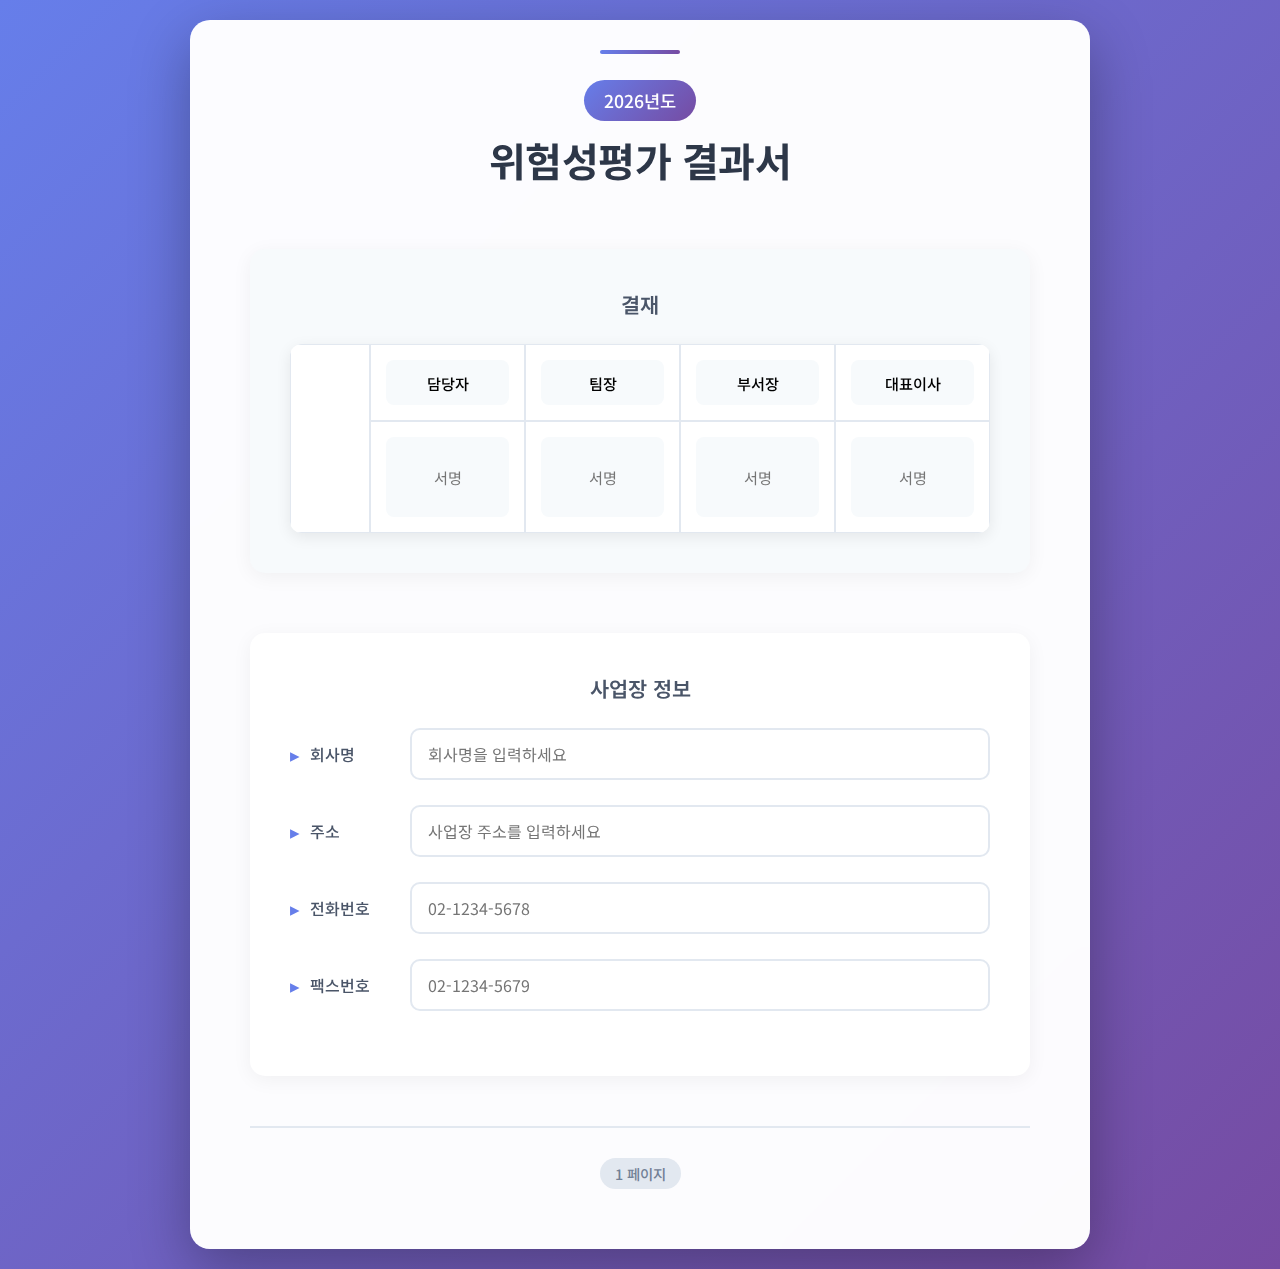
<file: RA(1)-title.html>
<!DOCTYPE html>
<html lang="ko">
<head>
    <meta charset="UTF-8">
    <meta name="viewport" content="width=device-width, initial-scale=1.0">
    <title>위험성평가 결과서 - 표지</title>
    <link rel="preconnect" href="https://fonts.googleapis.com">
    <link rel="preconnect" href="https://fonts.gstatic.com" crossorigin>
    <link href="https://fonts.googleapis.com/css2?family=Noto+Sans+KR:wght@300;400;500;700;900&display=swap" rel="stylesheet">
    
    <style>
        * {
            margin: 0;
            padding: 0;
            box-sizing: border-box;
        }

        body {
            font-family: 'Noto Sans KR', sans-serif;
            background: linear-gradient(135deg, #667eea 0%, #764ba2 100%);
            min-height: 100vh;
            display: flex;
            align-items: center;
            justify-content: center;
            padding: 20px;
        }

        .container {
            background: rgba(255, 255, 255, 0.98);
            border-radius: 20px;
            box-shadow: 0 20px 60px rgba(0, 0, 0, 0.3);
            max-width: 900px;
            width: 100%;
            padding: 60px;
            backdrop-filter: blur(10px);
            animation: fadeInUp 0.8s ease-out;
        }

        @keyframes fadeInUp {
            from {
                opacity: 0;
                transform: translateY(30px);
            }
            to {
                opacity: 1;
                transform: translateY(0);
            }
        }

        header {
            text-align: center;
            margin-bottom: 50px;
            position: relative;
        }

        header::before {
            content: '';
            position: absolute;
            top: -30px;
            left: 50%;
            transform: translateX(-50%);
            width: 80px;
            height: 4px;
            background: linear-gradient(90deg, #667eea, #764ba2);
            border-radius: 2px;
        }

        h1 {
            font-size: 2.5rem;
            font-weight: 700;
            color: #2d3748;
            margin-bottom: 10px;
            letter-spacing: -0.5px;
        }

        .year-badge {
            display: inline-block;
            background: linear-gradient(135deg, #667eea, #764ba2);
            color: white;
            padding: 8px 20px;
            border-radius: 30px;
            font-weight: 500;
            font-size: 1.1rem;
            margin-bottom: 10px;
            animation: pulse 2s infinite;
        }

        @keyframes pulse {
            0% { transform: scale(1); }
            50% { transform: scale(1.05); }
            100% { transform: scale(1); }
        }

        .approval-section {
            margin: 60px 0;
            padding: 40px;
            background: #f7fafc;
            border-radius: 15px;
            box-shadow: 0 4px 20px rgba(0, 0, 0, 0.05);
        }

        .section-title {
            font-size: 1.3rem;
            font-weight: 600;
            color: #4a5568;
            margin-bottom: 25px;
            text-align: center;
            position: relative;
        }

        .approval-table {
            width: 100%;
            border-collapse: separate;
            border-spacing: 0;
            overflow: hidden;
            border-radius: 12px;
            box-shadow: 0 4px 15px rgba(0, 0, 0, 0.08);
        }

        .approval-table th,
        .approval-table td {
            padding: 15px;
            text-align: center;
            border: 1px solid #e2e8f0;
            background: white;
        }

        .approval-table th {
            background: linear-gradient(135deg, #667eea, #764ba2);
            color: white;
            font-weight: 500;
            font-size: 0.95rem;
        }

        .approval-label {
            background: #4a5568;
            color: white;
            font-weight: 600;
            writing-mode: vertical-lr;
            text-orientation: upright;
            letter-spacing: 2px;
        }

        .approval-table input {
            width: 100%;
            border: 2px solid transparent;
            padding: 12px;
            font-size: 0.95rem;
            border-radius: 8px;
            transition: all 0.3s ease;
            background: #f7fafc;
            font-family: 'Noto Sans KR', sans-serif;
            text-align: center;
        }

        .approval-table input:focus {
            outline: none;
            border-color: #667eea;
            background: white;
            box-shadow: 0 0 0 3px rgba(102, 126, 234, 0.1);
        }

        .role-input {
            height: 45px;
            font-weight: 500;
        }

        .signature-input {
            height: 80px;
            font-size: 1.1rem;
        }

        .company-info-section {
            background: white;
            padding: 40px;
            border-radius: 15px;
            box-shadow: 0 4px 20px rgba(0, 0, 0, 0.05);
            margin-top: 40px;
        }

        .form-group {
            margin-bottom: 25px;
            display: flex;
            align-items: center;
            transition: all 0.3s ease;
        }

        .form-group:hover {
            transform: translateX(5px);
        }

        .form-group label {
            min-width: 120px;
            font-weight: 500;
            color: #4a5568;
            display: flex;
            align-items: center;
            font-size: 1rem;
        }

        .form-group label::before {
            content: '▸';
            color: #667eea;
            font-size: 1.2rem;
            margin-right: 10px;
        }

        .form-group input {
            flex: 1;
            padding: 12px 16px;
            border: 2px solid #e2e8f0;
            border-radius: 10px;
            font-size: 1rem;
            transition: all 0.3s ease;
            font-family: 'Noto Sans KR', sans-serif;
        }

        .form-group input:focus {
            outline: none;
            border-color: #667eea;
            box-shadow: 0 0 0 3px rgba(102, 126, 234, 0.1);
        }

        footer {
            text-align: center;
            margin-top: 50px;
            padding-top: 30px;
            border-top: 2px solid #e2e8f0;
            color: #718096;
            font-size: 0.9rem;
        }

        .page-number {
            display: inline-block;
            background: #e2e8f0;
            padding: 5px 15px;
            border-radius: 20px;
            font-weight: 500;
        }

        /* 호버 효과 */
        .form-group input:hover,
        .approval-table input:hover {
            border-color: #cbd5e0;
        }

        /* 반응형 디자인 */
        @media (max-width: 768px) {
            .container {
                padding: 30px;
            }

            h1 {
                font-size: 1.8rem;
            }

            .form-group {
                flex-direction: column;
                align-items: flex-start;
            }

            .form-group label {
                margin-bottom: 8px;
            }

            .approval-table {
                font-size: 0.85rem;
            }
        }

        /* 인쇄 스타일 */
        @media print {
            body {
                background: white;
                padding: 0;
            }

            .container {
                box-shadow: none;
                padding: 20px;
                max-width: 100%;
            }

            .year-badge {
                animation: none;
            }

            input {
                border: none !important;
                background: transparent !important;
                box-shadow: none !important;
            }

            .approval-section,
            .company-info-section {
                box-shadow: none;
                background: white;
            }

            .approval-table th {
                background: #4a5568 !important;
                -webkit-print-color-adjust: exact;
                print-color-adjust: exact;
            }
        }

        /* 로딩 애니메이션 */
        .loading {
            display: inline-block;
            width: 20px;
            height: 20px;
            border: 3px solid #f3f3f3;
            border-top: 3px solid #667eea;
            border-radius: 50%;
            animation: spin 1s linear infinite;
        }

        @keyframes spin {
            0% { transform: rotate(0deg); }
            100% { transform: rotate(360deg); }
        }
    </style>
</head>
<body>
    <div class="container">
        <header>
            <div class="year-badge" id="reportYear">2025년도</div>
            <h1>위험성평가 결과서</h1>
        </header>

        <section class="approval-section">
            <h2 class="section-title">결재</h2>
            <table class="approval-table">
                <tr>
                    <td rowspan="2" class="approval-label">결<br>재</td>
                    <td><input type="text" class="role-input" placeholder="담당자" value="담당자"></td>
                    <td><input type="text" class="role-input" placeholder="팀장" value="팀장"></td>
                    <td><input type="text" class="role-input" placeholder="부서장" value="부서장"></td>
                    <td><input type="text" class="role-input" placeholder="대표이사" value="대표이사"></td>
                </tr>
                <tr>
                    <td><input type="text" class="signature-input" placeholder="서명"></td>
                    <td><input type="text" class="signature-input" placeholder="서명"></td>
                    <td><input type="text" class="signature-input" placeholder="서명"></td>
                    <td><input type="text" class="signature-input" placeholder="서명"></td>
                </tr>
            </table>
        </section>

        <section class="company-info-section">
            <h2 class="section-title">사업장 정보</h2>
            <form>
                <div class="form-group">
                    <label for="companyName">회사명</label>
                    <input type="text" id="companyName" name="companyName" placeholder="회사명을 입력하세요">
                </div>
                <div class="form-group">
                    <label for="companyAddress">주소</label>
                    <input type="text" id="companyAddress" name="companyAddress" placeholder="사업장 주소를 입력하세요">
                </div>
                <div class="form-group">
                    <label for="companyTel">전화번호</label>
                    <input type="text" id="companyTel" name="companyTel" placeholder="02-1234-5678">
                </div>
                <div class="form-group">
                    <label for="companyFax">팩스번호</label>
                    <input type="text" id="companyFax" name="companyFax" placeholder="02-1234-5679">
                </div>
            </form>
        </section>

        <footer>
            <div class="page-number">1 페이지</div>
        </footer>
    </div>

    <script>
        // 연도 자동 업데이트
        document.getElementById('reportYear').textContent = new Date().getFullYear() + '년도';

        // 입력 필드 포커스 효과
        const inputs = document.querySelectorAll('input');
        inputs.forEach(input => {
            input.addEventListener('focus', function() {
                this.parentElement.style.transform = 'scale(1.02)';
            });
            
            input.addEventListener('blur', function() {
                this.parentElement.style.transform = 'scale(1)';
            });
        });

        // 엔터키로 다음 입력 필드로 이동
        inputs.forEach((input, index) => {
            input.addEventListener('keypress', function(e) {
                if (e.key === 'Enter') {
                    e.preventDefault();
                    if (index < inputs.length - 1) {
                        inputs[index + 1].focus();
                    }
                }
            });
        });
    </script>
</body>
</html>
</file>
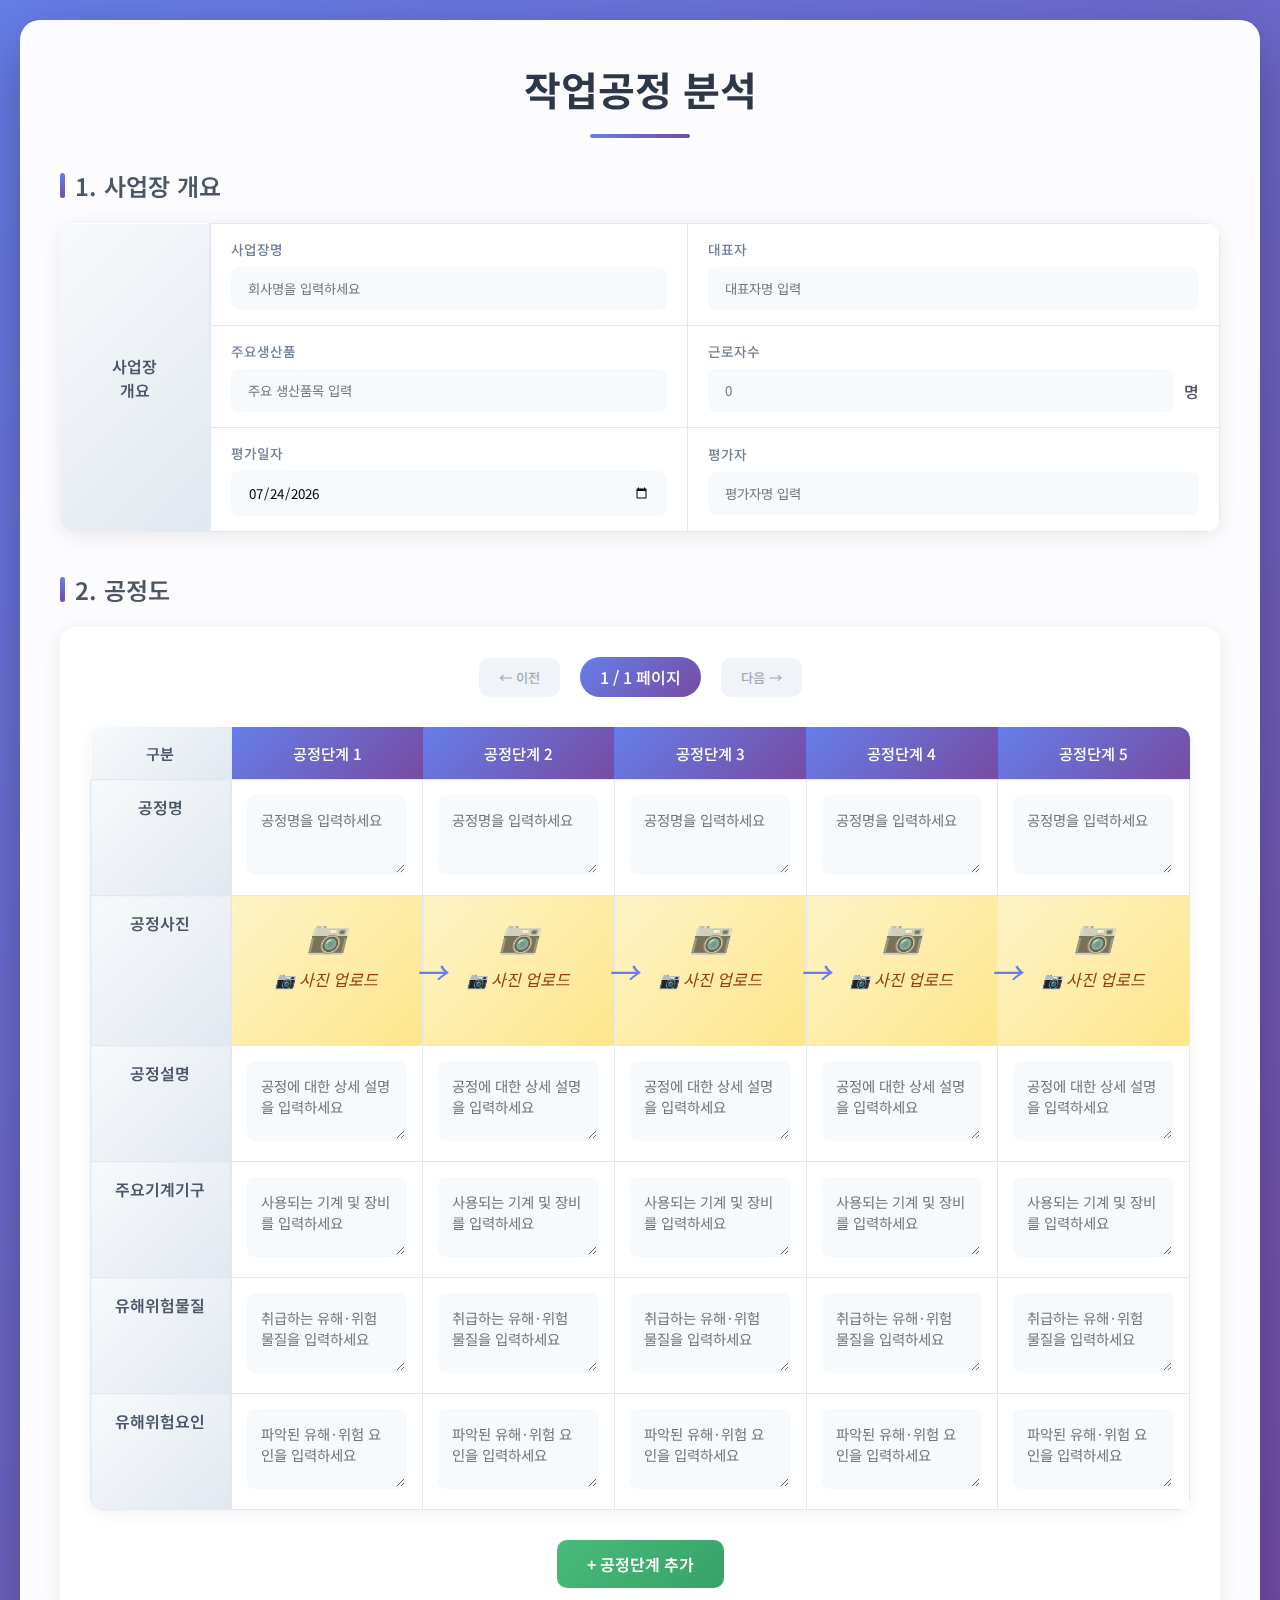
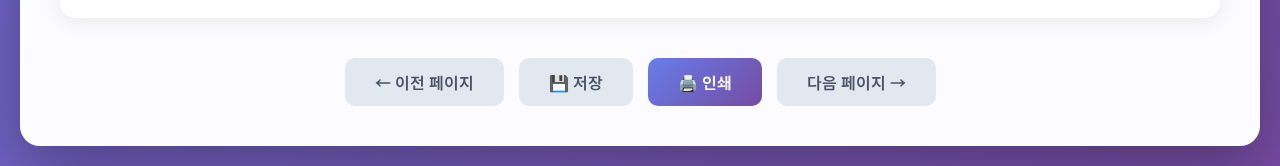
<file: RA(2)-WorkProcess.html>
<!DOCTYPE html>
<html lang="ko">
<head>
    <meta charset="UTF-8">
    <meta name="viewport" content="width=device-width, initial-scale=1.0">
    <title>위험성평가 - 작업공정</title>
    <link rel="preconnect" href="https://fonts.googleapis.com">
    <link rel="preconnect" href="https://fonts.gstatic.com" crossorigin>
    <link href="https://fonts.googleapis.com/css2?family=Noto+Sans+KR:wght@300;400;500;700;900&display=swap" rel="stylesheet">
    
    <style>
        * {
            margin: 0;
            padding: 0;
            box-sizing: border-box;
        }

        body {
            font-family: 'Noto Sans KR', sans-serif;
            background: linear-gradient(135deg, #667eea 0%, #764ba2 100%);
            min-height: 100vh;
            padding: 20px;
        }

        .container {
            max-width: 1400px;
            margin: 0 auto;
            background: rgba(255, 255, 255, 0.98);
            border-radius: 20px;
            box-shadow: 0 20px 60px rgba(0, 0, 0, 0.3);
            padding: 40px;
            backdrop-filter: blur(10px);
            animation: fadeInUp 0.8s ease-out;
        }

        @keyframes fadeInUp {
            from { opacity: 0; transform: translateY(30px); }
            to { opacity: 1; transform: translateY(0); }
        }

        /* 헤더 스타일 */
        .header {
            text-align: center;
            margin-bottom: 50px;
            position: relative;
        }

        .header h1 {
            font-size: 2.5rem;
            font-weight: 700;
            color: #2d3748;
            margin-bottom: 10px;
        }

        .header::after {
            content: '';
            position: absolute;
            bottom: -20px;
            left: 50%;
            transform: translateX(-50%);
            width: 100px;
            height: 4px;
            background: linear-gradient(90deg, #667eea, #764ba2);
            border-radius: 2px;
        }

        /* 섹션 타이틀 */
        .section-title {
            font-size: 1.5rem;
            font-weight: 600;
            color: #4a5568;
            margin: 40px 0 20px;
            display: flex;
            align-items: center;
            gap: 10px;
        }

        .section-title::before {
            content: '';
            width: 5px;
            height: 25px;
            background: linear-gradient(180deg, #667eea, #764ba2);
            border-radius: 3px;
        }

        /* 사업장 개요 테이블 */
        .workplace-overview {
            background: white;
            border-radius: 15px;
            overflow: hidden;
            box-shadow: 0 4px 20px rgba(0, 0, 0, 0.08);
            margin-bottom: 40px;
        }

        .workplace-overview table {
            width: 100%;
            border-collapse: collapse;
        }

        .workplace-overview th {
            background: linear-gradient(135deg, #f7fafc, #e2e8f0);
            padding: 20px;
            text-align: center;
            font-weight: 600;
            color: #4a5568;
            border-right: 2px solid #e2e8f0;
            width: 150px;
            vertical-align: middle;
        }

        .workplace-overview td {
            padding: 15px 20px;
            border: 1px solid #e2e8f0;
            position: relative;
        }

        .workplace-overview label {
            display: block;
            font-size: 0.85rem;
            color: #718096;
            margin-bottom: 8px;
            font-weight: 500;
        }

        .workplace-overview input {
            width: 100%;
            padding: 10px 15px;
            border: 2px solid transparent;
            border-radius: 8px;
            font-family: 'Noto Sans KR', sans-serif;
            background: #f7fafc;
            transition: all 0.3s ease;
        }

        .workplace-overview input:focus {
            outline: none;
            border-color: #667eea;
            background: white;
            box-shadow: 0 0 0 3px rgba(102, 126, 234, 0.1);
        }

        .display-field {
            padding: 10px 15px;
            background: #f7fafc;
            border-radius: 8px;
            font-weight: 500;
            color: #2d3748;
        }

        .employee-count-wrapper {
            display: flex;
            align-items: center;
            gap: 10px;
        }

        .employee-count-wrapper input {
            flex: 1;
        }

        .employee-count-wrapper span {
            color: #4a5568;
            font-weight: 500;
        }

        /* 공정도 섹션 */
        .process-map-section {
            background: white;
            border-radius: 15px;
            padding: 30px;
            box-shadow: 0 4px 20px rgba(0, 0, 0, 0.08);
        }

        /* 페이지네이션 */
        .pagination-controls {
            display: flex;
            justify-content: center;
            align-items: center;
            gap: 20px;
            margin-bottom: 30px;
        }

        .pagination-btn {
            padding: 10px 20px;
            border: none;
            border-radius: 10px;
            background: #e2e8f0;
            color: #4a5568;
            font-weight: 500;
            cursor: pointer;
            transition: all 0.3s ease;
            font-family: 'Noto Sans KR', sans-serif;
        }

        .pagination-btn:hover:not(:disabled) {
            background: #cbd5e0;
            transform: translateY(-2px);
        }

        .pagination-btn:disabled {
            opacity: 0.5;
            cursor: not-allowed;
        }

        .page-info {
            padding: 8px 20px;
            background: linear-gradient(135deg, #667eea, #764ba2);
            color: white;
            border-radius: 20px;
            font-weight: 500;
        }

        /* 공정도 테이블 */
        .process-map-table {
            width: 100%;
            border-collapse: collapse;
            border-radius: 12px;
            overflow: hidden;
            box-shadow: 0 4px 15px rgba(0, 0, 0, 0.05);
        }

        .process-map-table th {
            background: linear-gradient(135deg, #667eea, #764ba2);
            color: white;
            padding: 15px;
            text-align: center;
            font-weight: 500;
            font-size: 0.95rem;
        }

        .process-map-table .row-header {
            background: linear-gradient(135deg, #f7fafc, #e2e8f0);
            color: #4a5568;
            font-weight: 600;
            text-align: center;
            width: 140px;
            padding: 15px;
            border-right: 2px solid #e2e8f0;
        }

        .process-map-table td {
            border: 1px solid #e2e8f0;
            padding: 15px;
            vertical-align: top;
            position: relative;
        }

        .process-map-table textarea {
            width: 100%;
            min-height: 80px;
            padding: 12px;
            border: 2px solid transparent;
            border-radius: 8px;
            font-family: 'Noto Sans KR', sans-serif;
            font-size: 0.9rem;
            background: #f7fafc;
            resize: vertical;
            transition: all 0.3s ease;
        }

        .process-map-table textarea:focus {
            outline: none;
            border-color: #667eea;
            background: white;
            box-shadow: 0 0 0 3px rgba(102, 126, 234, 0.1);
        }

        /* 사진 셀 */
        .photo-cell {
            height: 150px;
            background: linear-gradient(135deg, #fef3c7, #fde68a);
            text-align: center;
            vertical-align: middle;
            color: #92400e;
            font-style: italic;
            position: relative;
            cursor: pointer;
            transition: all 0.3s ease;
        }

        .photo-cell:hover {
            background: linear-gradient(135deg, #fde68a, #fcd34d);
        }

        .photo-cell .upload-icon {
            font-size: 2rem;
            margin-bottom: 10px;
            opacity: 0.6;
        }

        .arrow {
            position: absolute;
            right: -25px;
            top: 50%;
            transform: translateY(-50%);
            font-size: 2rem;
            color: #667eea;
            z-index: 1;
            animation: pulse 2s infinite;
        }

        @keyframes pulse {
            0%, 100% { transform: translateY(-50%) scale(1); }
            50% { transform: translateY(-50%) scale(1.1); }
        }

        /* 추가 버튼 */
        .add-process-btn {
            display: block;
            margin: 30px auto 0;
            padding: 12px 30px;
            border: none;
            border-radius: 10px;
            background: linear-gradient(135deg, #48bb78, #38a169);
            color: white;
            font-weight: 600;
            font-size: 1rem;
            cursor: pointer;
            transition: all 0.3s ease;
            font-family: 'Noto Sans KR', sans-serif;
        }

        .add-process-btn:hover {
            transform: translateY(-2px);
            box-shadow: 0 10px 20px rgba(72, 187, 120, 0.3);
        }

        /* 액션 버튼 그룹 */
        .action-buttons {
            display: flex;
            justify-content: center;
            gap: 15px;
            margin-top: 40px;
        }

        .btn {
            padding: 12px 30px;
            border: none;
            border-radius: 10px;
            font-weight: 600;
            font-size: 1rem;
            cursor: pointer;
            transition: all 0.3s ease;
            font-family: 'Noto Sans KR', sans-serif;
        }

        .btn-primary {
            background: linear-gradient(135deg, #667eea, #764ba2);
            color: white;
        }

        .btn-secondary {
            background: #e2e8f0;
            color: #4a5568;
        }

        .btn:hover {
            transform: translateY(-2px);
            box-shadow: 0 10px 20px rgba(0, 0, 0, 0.1);
        }

        /* 반응형 */
        @media (max-width: 768px) {
            .container {
                padding: 20px;
            }

            .workplace-overview th {
                width: 100px;
                font-size: 0.85rem;
            }

            .process-map-table {
                font-size: 0.85rem;
            }

            .process-map-table textarea {
                min-height: 60px;
            }
        }

        /* 인쇄 스타일 */
        @media print {
            @page { 
                size: A4 landscape; 
                margin: 15mm; 
            }
            
            body {
                background: white;
                padding: 0;
            }

            .container {
                box-shadow: none;
                padding: 10px;
                max-width: 100%;
            }

            .pagination-controls,
            .add-process-btn,
            .action-buttons {
                display: none;
            }

            .process-map-table textarea {
                border: 1px solid #ccc !important;
                background: white !important;
            }
        }
    </style>
</head>
<body>
    <div class="container">
        <div class="header">
            <h1>작업공정 분석</h1>
        </div>

        <!-- 사업장 개요 -->
        <h2 class="section-title">1. 사업장 개요</h2>
        <div class="workplace-overview">
            <table>
                <tr>
                    <th rowspan="3">사업장<br>개요</th>
                    <td colspan="2">
                        <label>사업장명</label>
                        <input type="text" id="workplaceName" placeholder="회사명을 입력하세요">
                    </td>
                    <td>
                        <label for="ceoName">대표자</label>
                        <input type="text" id="ceoName" placeholder="대표자명 입력">
                    </td>
                </tr>
                <tr>
                    <td colspan="2">
                        <label for="mainProducts">주요생산품</label>
                        <input type="text" id="mainProducts" placeholder="주요 생산품목 입력">
                    </td>
                    <td>
                        <label for="employeeCount">근로자수</label>
                        <div class="employee-count-wrapper">
                            <input type="number" id="employeeCount" placeholder="0">
                            <span>명</span>
                        </div>
                    </td>
                </tr>
                <tr>
                    <td>
                        <label for="evalDate">평가일자</label>
                        <input type="date" id="evalDate">
                    </td>
                    <td colspan="2">
                        <label for="evaluatorName">평가자</label>
                        <input type="text" id="evaluatorName" placeholder="평가자명 입력">
                    </td>
                </tr>
            </table>
        </div>

        <!-- 공정도 -->
        <h2 class="section-title">2. 공정도</h2>
        <div class="process-map-section">
            <div class="pagination-controls">
                <button class="pagination-btn" id="prevPageBtn" disabled>
                    ← 이전
                </button>
                <span class="page-info" id="pageInfo">1 / 1 페이지</span>
                <button class="pagination-btn" id="nextPageBtn" disabled>
                    다음 →
                </button>
            </div>

            <table class="process-map-table" id="processMapTable">
                <thead>
                    <tr id="processMapHeader">
                        <th class="row-header">구분</th>
                    </tr>
                </thead>
                <tbody id="processMapBody">
                </tbody>
            </table>

            <button class="add-process-btn" id="addProcessBtn">
                + 공정단계 추가
            </button>
        </div>

        <!-- 액션 버튼 -->
        <div class="action-buttons">
            <button class="btn btn-secondary" onclick="goToPrevious()">← 이전 페이지</button>
            <button class="btn btn-secondary" onclick="saveData()">💾 저장</button>
            <button class="btn btn-primary" onclick="printReport()">🖨️ 인쇄</button>
            <button class="btn btn-secondary" onclick="goToNext()">다음 페이지 →</button>
        </div>
    </div>

    <script>
        // 전역 변수
        let totalProcessSteps = 5;
        let currentPage = 1;
        const stepsPerPage = 5;

        const processMapRowDefinitions = [
            { header: "공정명", isPhotoRow: false, placeholder: "공정명을 입력하세요" },
            { header: "공정사진", isPhotoRow: true, placeholder: "📷 사진 업로드" },
            { header: "공정설명", isPhotoRow: false, placeholder: "공정에 대한 상세 설명을 입력하세요" },
            { header: "주요기계기구", isPhotoRow: false, placeholder: "사용되는 기계 및 장비를 입력하세요" },
            { header: "유해위험물질", isPhotoRow: false, placeholder: "취급하는 유해·위험 물질을 입력하세요" },
            { header: "유해위험요인", isPhotoRow: false, placeholder: "파악된 유해·위험 요인을 입력하세요" }
        ];

        // DOM 요소
        const prevPageBtn = document.getElementById('prevPageBtn');
        const nextPageBtn = document.getElementById('nextPageBtn');
        const pageInfo = document.getElementById('pageInfo');
        const addProcessBtn = document.getElementById('addProcessBtn');
        const processMapHeader = document.getElementById('processMapHeader');
        const processMapBody = document.getElementById('processMapBody');

        // 공정도 테이블 그리기
        function redrawProcessMapTable() {
            // 헤더 초기화
            processMapHeader.innerHTML = '<th class="row-header">구분</th>';
            processMapBody.innerHTML = '';

            // 페이지 계산
            const totalPages = Math.ceil(totalProcessSteps / stepsPerPage);
            currentPage = Math.max(1, Math.min(currentPage, totalPages));

            const startIdx = (currentPage - 1) * stepsPerPage;
            const endIdx = Math.min(startIdx + stepsPerPage, totalProcessSteps);

            // 헤더 생성
            for (let i = startIdx; i < endIdx; i++) {
                const th = document.createElement('th');
                th.innerHTML = `공정단계 ${i + 1}`;
                processMapHeader.appendChild(th);
            }

            // 행 생성
            processMapRowDefinitions.forEach(def => {
                const tr = document.createElement('tr');
                
                // 행 헤더
                const rowHeader = document.createElement('td');
                rowHeader.className = 'row-header';
                rowHeader.textContent = def.header;
                tr.appendChild(rowHeader);

                // 데이터 셀
                for (let i = startIdx; i < endIdx; i++) {
                    const td = document.createElement('td');
                    
                    if (def.isPhotoRow) {
                        td.className = 'photo-cell';
                        td.innerHTML = `
                            <div class="upload-icon">📷</div>
                            <div>${def.placeholder}</div>
                        `;
                        
                        // 화살표 추가 (마지막 셀 제외)
                        if (i < endIdx - 1) {
                            const arrow = document.createElement('span');
                            arrow.className = 'arrow';
                            arrow.innerHTML = '→';
                            td.appendChild(arrow);
                        }
                    } else {
                        const textarea = document.createElement('textarea');
                        textarea.placeholder = def.placeholder;
                        
                        // 저장된 데이터가 있으면 불러오기
                        const savedData = window.appData.workProcessData;
                        if (savedData && savedData.processes && savedData.processes[i]) {
                            const process = savedData.processes[i];
                            switch(def.header) {
                                case "공정명":
                                    textarea.value = process.name || '';
                                    break;
                                case "공정설명":
                                    textarea.value = process.description || '';
                                    break;
                                case "주요기계기구":
                                    textarea.value = process.equipment ? process.equipment.join(', ') : '';
                                    break;
                                case "유해위험물질":
                                    textarea.value = process.chemicals ? process.chemicals.join(', ') : '';
                                    break;
                                case "유해위험요인":
                                    textarea.value = process.hazards ? process.hazards.join(', ') : '';
                                    break;
                            }
                        }
                        
                        td.appendChild(textarea);
                    }
                    
                    tr.appendChild(td);
                }
                
                processMapBody.appendChild(tr);
            });

            updatePaginationControls();
            
            // 새로 그린 후 포커스 효과 재적용
            document.querySelectorAll('textarea').forEach(element => {
                element.addEventListener('focus', function() {
                    this.style.transform = 'scale(1.02)';
                });
                
                element.addEventListener('blur', function() {
                    this.style.transform = 'scale(1)';
                });
            });
        }

        // 페이지네이션 업데이트
        function updatePaginationControls() {
            const totalPages = Math.ceil(totalProcessSteps / stepsPerPage);
            pageInfo.textContent = totalPages > 0 ? `${currentPage} / ${totalPages} 페이지` : '0 / 0 페이지';
            prevPageBtn.disabled = currentPage === 1;
            nextPageBtn.disabled = currentPage === totalPages || totalProcessSteps === 0;
        }

        // 이벤트 리스너
        addProcessBtn.addEventListener('click', () => {
            totalProcessSteps++;
            currentPage = Math.ceil(totalProcessSteps / stepsPerPage);
            redrawProcessMapTable();
            
            // 애니메이션 효과
            addProcessBtn.style.transform = 'scale(0.95)';
            setTimeout(() => {
                addProcessBtn.style.transform = 'scale(1)';
            }, 200);
        });

        prevPageBtn.addEventListener('click', () => {
            if (currentPage > 1) {
                currentPage--;
                redrawProcessMapTable();
            }
        });

        nextPageBtn.addEventListener('click', () => {
            const totalPages = Math.ceil(totalProcessSteps / stepsPerPage);
            if (currentPage < totalPages) {
                currentPage++;
                redrawProcessMapTable();
            }
        });

        // ===== 전역 데이터 저장소 (localStorage 대신 사용) =====
        // 실제 운영 환경에서는 백엔드 API 사용
        window.appData = window.appData || {
            titlePageData: {},
            workProcessData: {},
            riskInfoData: {}
        };

        // ===== 백엔드 연동을 위한 데이터 모델 =====
        const workProcessData = {
            id: null,
            workplace: {
                name: '',
                ceo: '',
                products: '',
                employees: 0,
                evalDate: '',
                evaluator: ''
            },
            processes: []
        };

        // 공정 데이터 구조
        function createProcessData(index) {
            return {
                index: index,
                name: '',
                photo: null,
                description: '',
                equipment: [], // 주요기계기구
                chemicals: [], // 유해위험물질
                hazards: []
            };
        }

        // 기타 함수들
        function saveData() {
            // 사업장 정보 수집
            const data = {
                workplace: {
                    name: document.getElementById('workplaceName').value,
                    ceo: document.getElementById('ceoName').value,
                    products: document.getElementById('mainProducts').value,
                    employees: document.getElementById('employeeCount').value,
                    evalDate: document.getElementById('evalDate').value,
                    evaluator: document.getElementById('evaluatorName').value
                },
                processes: []
            };

            // 모든 공정 데이터 수집
            for (let i = 0; i < totalProcessSteps; i++) {
                const processData = collectProcessData(i);
                data.processes.push(processData);
            }

            // 전역 데이터에 저장
            window.appData.workProcessData = data;
            
            // 백엔드 저장 (추후 구현)
            // saveToBackend(data);
            
            console.log('저장된 데이터:', data);
            showNotification('저장되었습니다!', 'success');
        }

        // 특정 공정의 데이터 수집
        function collectProcessData(processIndex) {
            const processData = createProcessData(processIndex);
            
            // 현재 페이지에 해당 공정이 표시되어 있는지 확인
            const pageStart = (currentPage - 1) * stepsPerPage;
            const pageEnd = Math.min(pageStart + stepsPerPage, totalProcessSteps);
            
            if (processIndex >= pageStart && processIndex < pageEnd) {
                const colIndex = processIndex - pageStart;
                const rows = document.querySelectorAll('#processMapBody tr');
                
                rows.forEach((row, rowIndex) => {
                    const cell = row.cells[colIndex + 1]; // +1은 행 헤더 때문
                    const def = processMapRowDefinitions[rowIndex];
                    
                    if (!def.isPhotoRow && cell) {
                        const textarea = cell.querySelector('textarea');
                        if (textarea) {
                            const value = textarea.value.trim();
                            
                            switch(def.header) {
                                case "공정명":
                                    processData.name = value;
                                    break;
                                case "공정설명":
                                    processData.description = value;
                                    break;
                                case "주요기계기구":
                                    // 쉼표나 줄바꿈으로 구분하여 배열로 저장
                                    if (value) {
                                        processData.equipment = value.split(/[,\n]/)
                                            .map(item => item.trim())
                                            .filter(item => item);
                                    }
                                    break;
                                case "유해위험물질":
                                    // 쉼표나 줄바꿈으로 구분하여 배열로 저장
                                    if (value) {
                                        processData.chemicals = value.split(/[,\n]/)
                                            .map(item => item.trim())
                                            .filter(item => item);
                                    }
                                    break;
                                case "유해위험요인":
                                    if (value) {
                                        processData.hazards = value.split(/[,\n]/)
                                            .map(item => item.trim())
                                            .filter(item => item);
                                    }
                                    break;
                            }
                        }
                    }
                });
            } else {
                // 다른 페이지의 데이터는 기존 저장된 데이터에서 가져오기
                const savedData = window.appData.workProcessData;
                if (savedData && savedData.processes && savedData.processes[processIndex]) {
                    return savedData.processes[processIndex];
                }
            }
            
            return processData;
        }

        // 알림 표시 함수
        function showNotification(message, type = 'info') {
            const notification = document.createElement('div');
            notification.style.cssText = `
                position: fixed;
                top: 20px;
                right: 20px;
                padding: 15px 25px;
                border-radius: 10px;
                background: ${type === 'success' ? '#48bb78' : '#e53e3e'};
                color: white;
                box-shadow: 0 4px 15px rgba(0,0,0,0.2);
                z-index: 9999;
                animation: slideInRight 0.3s ease;
            `;
            notification.textContent = message;
            
            document.body.appendChild(notification);
            
            setTimeout(() => {
                notification.style.animation = 'slideOutRight 0.3s ease';
                setTimeout(() => notification.remove(), 300);
            }, 3000);
        }

        // 데이터 로드
        function loadSavedData() {
            const savedData = window.appData.workProcessData;
            if (savedData && Object.keys(savedData).length > 0) {
                
                // 사업장 정보 로드
                if (savedData.workplace) {
                    document.getElementById('ceoName').value = savedData.workplace.ceo || '';
                    document.getElementById('mainProducts').value = savedData.workplace.products || '';
                    document.getElementById('employeeCount').value = savedData.workplace.employees || '';
                    document.getElementById('evalDate').value = savedData.workplace.evalDate || '';
                    document.getElementById('evaluatorName').value = savedData.workplace.evaluator || '';
                }
                
                // 공정 수 업데이트
                if (savedData.processes && savedData.processes.length > 0) {
                    totalProcessSteps = savedData.processes.length;
                    redrawProcessMapTable();
                    
                    // 현재 페이지의 공정 데이터 로드
                    loadCurrentPageProcessData(savedData.processes);
                }
            }
        }

        // 현재 페이지의 공정 데이터 로드
        function loadCurrentPageProcessData(processes) {
            const pageStart = (currentPage - 1) * stepsPerPage;
            const pageEnd = Math.min(pageStart + stepsPerPage, totalProcessSteps);
            
            for (let i = pageStart; i < pageEnd; i++) {
                if (processes[i]) {
                    const colIndex = i - pageStart;
                    const rows = document.querySelectorAll('#processMapBody tr');
                    
                    rows.forEach((row, rowIndex) => {
                        const cell = row.cells[colIndex + 1];
                        const def = processMapRowDefinitions[rowIndex];
                        
                        if (!def.isPhotoRow && cell) {
                            const textarea = cell.querySelector('textarea');
                            if (textarea) {
                                switch(def.header) {
                                    case "공정명":
                                        textarea.value = processes[i].name || '';
                                        break;
                                    case "공정설명":
                                        textarea.value = processes[i].description || '';
                                        break;
                                    case "주요기계기구":
                                        textarea.value = processes[i].equipment ? processes[i].equipment.join(', ') : '';
                                        break;
                                    case "유해위험물질":
                                        textarea.value = processes[i].chemicals ? processes[i].chemicals.join(', ') : '';
                                        break;
                                    case "유해위험요인":
                                        textarea.value = processes[i].hazards ? processes[i].hazards.join(', ') : '';
                                        break;
                                }
                            }
                        }
                    });
                }
            }
        }

        function printReport() {
            window.print();
        }

        function goToPrevious() {
            alert('이전 페이지(표지)로 이동');
        }

        function goToNext() {
            alert('다음 페이지로 이동');
        }

        // 초기화
        document.getElementById('evalDate').valueAsDate = new Date();
        
        // 첫 페이지에서 회사명 가져오기
        if (window.appData && window.appData.titlePageData && window.appData.titlePageData.company && window.appData.titlePageData.company.name) {
            document.getElementById('workplaceName').value = window.appData.titlePageData.company.name;
        }
        
        // 저장된 데이터 로드
        loadSavedData();
        
        // 페이지 변경 시 데이터 저장
        const originalPrevBtn = prevPageBtn.onclick;
        const originalNextBtn = nextPageBtn.onclick;
        
        prevPageBtn.onclick = function() {
            saveData(); // 페이지 이동 전 저장
            if (currentPage > 1) {
                currentPage--;
                redrawProcessMapTable();
                loadCurrentPageProcessData(workProcessData.processes);
            }
        };
        
        nextPageBtn.onclick = function() {
            saveData(); // 페이지 이동 전 저장
            const totalPages = Math.ceil(totalProcessSteps / stepsPerPage);
            if (currentPage < totalPages) {
                currentPage++;
                redrawProcessMapTable();
                loadCurrentPageProcessData(workProcessData.processes);
            }
        };
        
        // 공정 추가 시에도 기존 데이터 유지
        const originalAddBtn = addProcessBtn.onclick;
        addProcessBtn.onclick = function() {
            saveData(); // 추가 전 저장
            totalProcessSteps++;
            currentPage = Math.ceil(totalProcessSteps / stepsPerPage);
            redrawProcessMapTable();
            
            // 애니메이션 효과
            addProcessBtn.style.transform = 'scale(0.95)';
            setTimeout(() => {
                addProcessBtn.style.transform = 'scale(1)';
            }, 200);
        };
        
        redrawProcessMapTable();

        // 부드러운 포커스 효과
        document.querySelectorAll('input, textarea').forEach(element => {
            element.addEventListener('focus', function() {
                this.parentElement.style.transform = 'scale(1.02)';
            });
            
            element.addEventListener('blur', function() {
                this.parentElement.style.transform = 'scale(1)';
            });
        });

        // 애니메이션 스타일 추가
        const animStyle = document.createElement('style');
        animStyle.textContent = `
            @keyframes slideInRight {
                from { transform: translateX(100%); opacity: 0; }
                to { transform: translateX(0); opacity: 1; }
            }
            @keyframes slideOutRight {
                from { transform: translateX(0); opacity: 1; }
                to { transform: translateX(100%); opacity: 0; }
            }
        `;
        document.head.appendChild(animStyle);
        
        // 페이지 이탈 시 자동 저장
        window.addEventListener('beforeunload', () => {
            saveData();
        });
    </script>
</body>
</html>
</file>
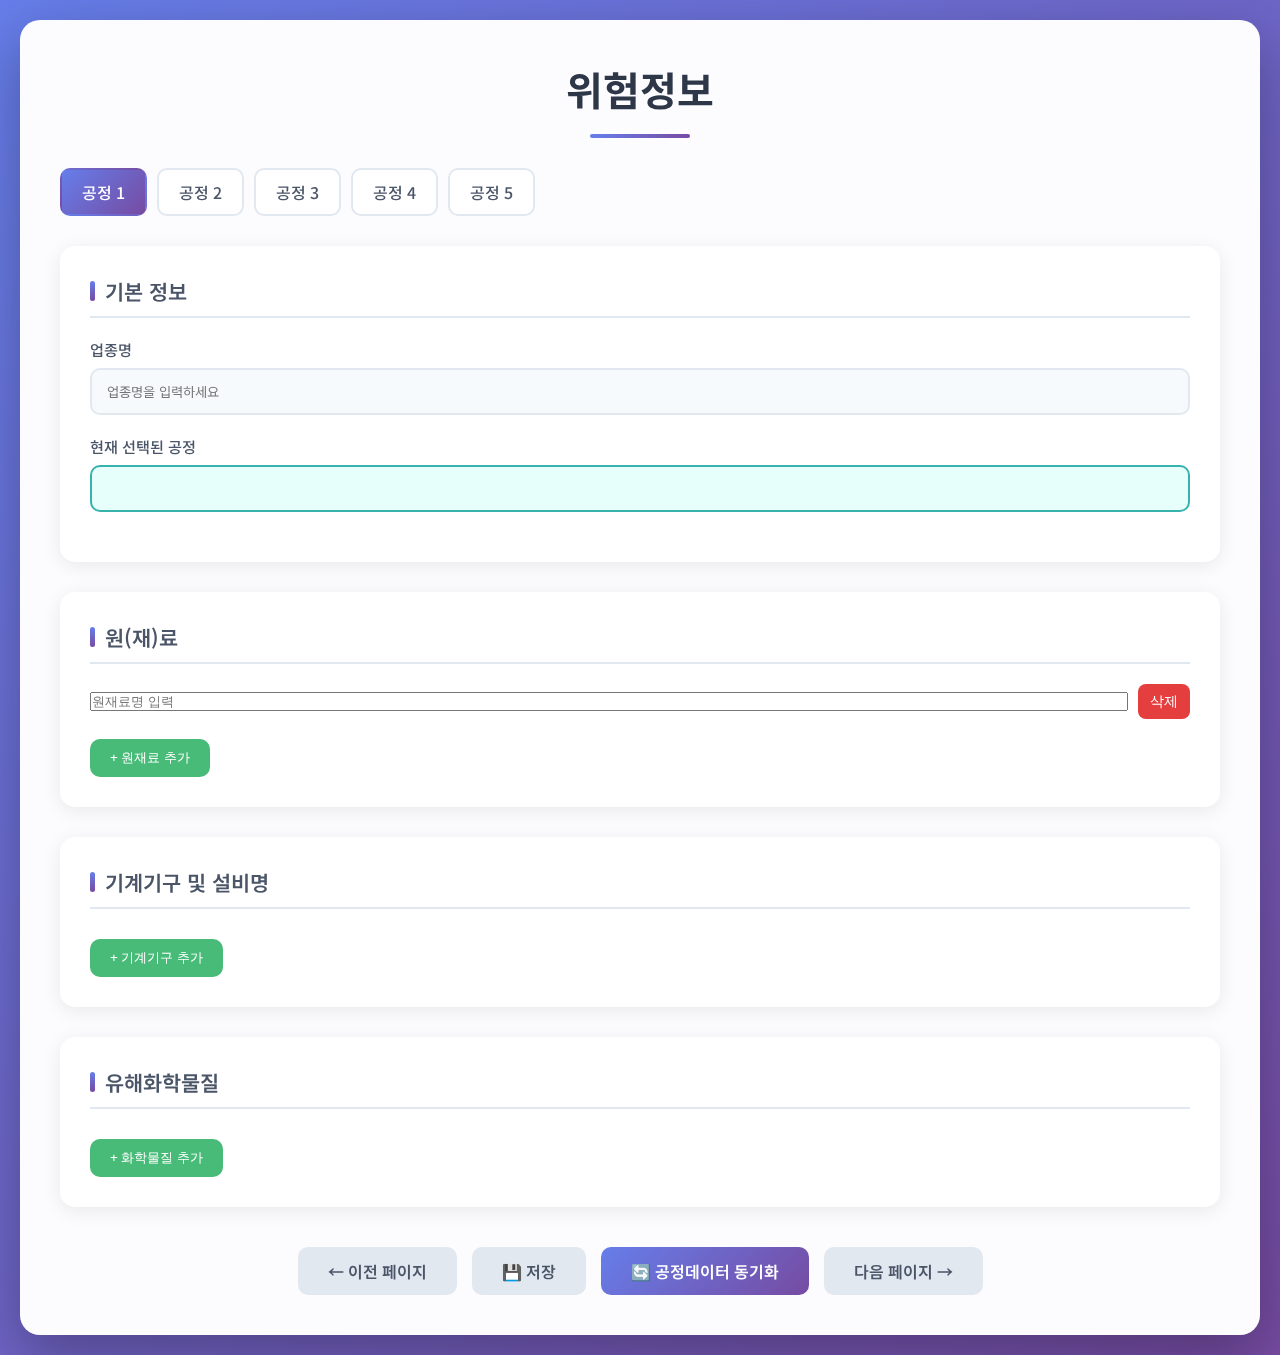
<file: RA(3)-RiskInfo.html>
<!DOCTYPE html>
<html lang="ko">
<head>
    <meta charset="UTF-8">
    <meta name="viewport" content="width=device-width, initial-scale=1.0">
    <title>위험성평가 - 위험정보</title>
    <link rel="preconnect" href="https://fonts.googleapis.com">
    <link rel="preconnect" href="https://fonts.gstatic.com" crossorigin>
    <link href="https://fonts.googleapis.com/css2?family=Noto+Sans+KR:wght@300;400;500;700;900&display=swap" rel="stylesheet">
    
    <style>
        * {
            margin: 0;
            padding: 0;
            box-sizing: border-box;
        }

        body {
            font-family: 'Noto Sans KR', sans-serif;
            background: linear-gradient(135deg, #667eea 0%, #764ba2 100%);
            min-height: 100vh;
            padding: 20px;
        }

        .container {
            max-width: 1400px;
            margin: 0 auto;
            background: rgba(255, 255, 255, 0.98);
            border-radius: 20px;
            box-shadow: 0 20px 60px rgba(0, 0, 0, 0.3);
            padding: 40px;
            backdrop-filter: blur(10px);
            animation: fadeInUp 0.8s ease-out;
        }

        @keyframes fadeInUp {
            from { opacity: 0; transform: translateY(30px); }
            to { opacity: 1; transform: translateY(0); }
        }

        /* 헤더 스타일 */
        .header {
            text-align: center;
            margin-bottom: 50px;
            position: relative;
        }

        .header h1 {
            font-size: 2.5rem;
            font-weight: 700;
            color: #2d3748;
            margin-bottom: 10px;
        }

        .header::after {
            content: '';
            position: absolute;
            bottom: -20px;
            left: 50%;
            transform: translateX(-50%);
            width: 100px;
            height: 4px;
            background: linear-gradient(90deg, #667eea, #764ba2);
            border-radius: 2px;
        }

        /* 섹션 스타일 */
        .info-section {
            background: white;
            border-radius: 15px;
            padding: 30px;
            margin-bottom: 30px;
            box-shadow: 0 4px 20px rgba(0, 0, 0, 0.08);
        }

        .section-title {
            font-size: 1.3rem;
            font-weight: 600;
            color: #4a5568;
            margin-bottom: 20px;
            padding-bottom: 10px;
            border-bottom: 2px solid #e2e8f0;
            display: flex;
            align-items: center;
            gap: 10px;
        }

        .section-title::before {
            content: '';
            width: 5px;
            height: 20px;
            background: linear-gradient(180deg, #667eea, #764ba2);
            border-radius: 3px;
        }

        /* 입력 그룹 스타일 */
        .input-group {
            margin-bottom: 20px;
        }

        .input-group label {
            display: block;
            font-weight: 500;
            color: #4a5568;
            margin-bottom: 8px;
            font-size: 0.95rem;
        }

        .input-group input,
        .input-group textarea {
            width: 100%;
            padding: 12px 15px;
            border: 2px solid #e2e8f0;
            border-radius: 10px;
            font-family: 'Noto Sans KR', sans-serif;
            transition: all 0.3s ease;
            background: #f7fafc;
        }

        .input-group input:focus,
        .input-group textarea:focus {
            outline: none;
            border-color: #667eea;
            background: white;
            box-shadow: 0 0 0 3px rgba(102, 126, 234, 0.1);
        }

        .input-group textarea {
            resize: vertical;
            min-height: 100px;
        }

        /* 공정 선택 탭 */
        .process-tabs {
            display: flex;
            gap: 10px;
            margin-bottom: 30px;
            flex-wrap: wrap;
        }

        .process-tab {
            padding: 10px 20px;
            border: 2px solid #e2e8f0;
            border-radius: 10px;
            background: white;
            cursor: pointer;
            transition: all 0.3s ease;
            font-weight: 500;
            color: #4a5568;
            position: relative;
            overflow: hidden;
        }

        .process-tab:hover {
            border-color: #cbd5e0;
            transform: translateY(-2px);
        }

        .process-tab.active {
            background: linear-gradient(135deg, #667eea, #764ba2);
            color: white;
            border-color: transparent;
        }

        .process-tab.linked {
            background: #e6fffa;
            border-color: #38b2ac;
            color: #234e52;
        }

        .process-tab.linked::after {
            content: '🔗';
            position: absolute;
            top: 2px;
            right: 5px;
            font-size: 0.8rem;
        }

        /* 동적 리스트 스타일 */
        .dynamic-list {
            margin-top: 15px;
        }

        .list-item {
            display: flex;
            gap: 10px;
            margin-bottom: 10px;
            align-items: center;
            animation: slideIn 0.3s ease;
        }

        @keyframes slideIn {
            from {
                opacity: 0;
                transform: translateX(-20px);
            }
            to {
                opacity: 1;
                transform: translateX(0);
            }
        }

        .list-item input {
            flex: 1;
        }

        .btn-remove {
            padding: 8px 12px;
            background: #e53e3e;
            color: white;
            border: none;
            border-radius: 8px;
            cursor: pointer;
            font-size: 0.9rem;
            transition: all 0.3s ease;
        }

        .btn-remove:hover {
            background: #c53030;
            transform: scale(1.05);
        }

        .btn-add {
            display: inline-block;
            margin-top: 10px;
            padding: 10px 20px;
            background: #48bb78;
            color: white;
            border: none;
            border-radius: 10px;
            cursor: pointer;
            font-weight: 500;
            transition: all 0.3s ease;
        }

        .btn-add:hover {
            background: #38a169;
            transform: translateY(-2px);
            box-shadow: 0 5px 15px rgba(72, 187, 120, 0.3);
        }

        /* 액션 버튼 */
        .action-buttons {
            display: flex;
            justify-content: center;
            gap: 15px;
            margin-top: 40px;
        }

        .btn {
            padding: 12px 30px;
            border: none;
            border-radius: 10px;
            font-weight: 600;
            font-size: 1rem;
            cursor: pointer;
            transition: all 0.3s ease;
            font-family: 'Noto Sans KR', sans-serif;
        }

        .btn-primary {
            background: linear-gradient(135deg, #667eea, #764ba2);
            color: white;
        }

        .btn-secondary {
            background: #e2e8f0;
            color: #4a5568;
        }

        .btn:hover {
            transform: translateY(-2px);
            box-shadow: 0 10px 20px rgba(0, 0, 0, 0.1);
        }

        /* 데이터 동기화 알림 */
        .sync-notification {
            position: fixed;
            top: 20px;
            right: 20px;
            padding: 15px 25px;
            background: #48bb78;
            color: white;
            border-radius: 10px;
            box-shadow: 0 4px 15px rgba(0, 0, 0, 0.2);
            display: none;
            animation: slideInRight 0.3s ease;
        }

        @keyframes slideInRight {
            from {
                transform: translateX(100%);
                opacity: 0;
            }
            to {
                transform: translateX(0);
                opacity: 1;
            }
        }

        /* 로딩 표시 */
        .loading-overlay {
            position: fixed;
            top: 0;
            left: 0;
            right: 0;
            bottom: 0;
            background: rgba(0, 0, 0, 0.5);
            display: none;
            align-items: center;
            justify-content: center;
            z-index: 9999;
        }

        .loading-spinner {
            width: 50px;
            height: 50px;
            border: 5px solid #f3f3f3;
            border-top: 5px solid #667eea;
            border-radius: 50%;
            animation: spin 1s linear infinite;
        }

        @keyframes spin {
            0% { transform: rotate(0deg); }
            100% { transform: rotate(360deg); }
        }

        /* 반응형 */
        @media (max-width: 768px) {
            .container {
                padding: 20px;
            }

            .process-tabs {
                justify-content: center;
            }

            .action-buttons {
                flex-wrap: wrap;
            }
        }

        /* 인쇄 스타일 */
        @media print {
            body {
                background: white;
                padding: 0;
            }

            .container {
                box-shadow: none;
                padding: 20px;
                max-width: 100%;
            }

            .btn,
            .btn-add,
            .btn-remove {
                display: none;
            }

            input,
            textarea {
                border: 1px solid #ccc !important;
                background: white !important;
            }
        }
    </style>
</head>
<body>
    <div class="container">
        <div class="header">
            <h1>위험정보</h1>
        </div>

        <!-- 공정 선택 탭 -->
        <div class="process-tabs" id="processTabs">
            <!-- 동적으로 생성됨 -->
        </div>

        <!-- 기본 정보 섹션 -->
        <div class="info-section">
            <h2 class="section-title">기본 정보</h2>
            
            <div class="input-group">
                <label for="industryName">업종명</label>
                <input type="text" id="industryName" placeholder="업종명을 입력하세요">
            </div>

            <div class="input-group">
                <label for="currentProcess">현재 선택된 공정</label>
                <input type="text" id="currentProcess" readonly style="background: #e6fffa; border-color: #38b2ac;">
            </div>
        </div>

        <!-- 원재료 섹션 -->
        <div class="info-section">
            <h2 class="section-title">원(재)료</h2>
            
            <div class="dynamic-list" id="materialsList">
                <div class="list-item">
                    <input type="text" placeholder="원재료명 입력">
                    <button class="btn-remove" onclick="removeItem(this)">삭제</button>
                </div>
            </div>
            <button class="btn-add" onclick="addMaterial()">+ 원재료 추가</button>
        </div>

        <!-- 기계기구 및 설비 섹션 -->
        <div class="info-section">
            <h2 class="section-title">기계기구 및 설비명</h2>
            
            <div class="dynamic-list" id="equipmentList">
                <!-- 작업공정에서 자동으로 채워짐 -->
            </div>
            <button class="btn-add" onclick="addEquipment()">+ 기계기구 추가</button>
        </div>

        <!-- 유해화학물질 섹션 -->
        <div class="info-section">
            <h2 class="section-title">유해화학물질</h2>
            
            <div class="dynamic-list" id="chemicalsList">
                <!-- 작업공정에서 자동으로 채워짐 -->
            </div>
            <button class="btn-add" onclick="addChemical()">+ 화학물질 추가</button>
        </div>

        <!-- 액션 버튼 -->
        <div class="action-buttons">
            <button class="btn btn-secondary" onclick="goToPrevious()">← 이전 페이지</button>
            <button class="btn btn-secondary" onclick="saveData()">💾 저장</button>
            <button class="btn btn-primary" onclick="syncFromProcess()">🔄 공정데이터 동기화</button>
            <button class="btn btn-secondary" onclick="goToNext()">다음 페이지 →</button>
        </div>
    </div>

    <!-- 동기화 알림 -->
    <div class="sync-notification" id="syncNotification">
        ✅ 공정 데이터가 동기화되었습니다!
    </div>

    <!-- 로딩 오버레이 -->
    <div class="loading-overlay" id="loadingOverlay">
        <div class="loading-spinner"></div>
    </div>

    <script>
        // ===== 전역 데이터 저장소 (localStorage 대신 사용) =====
        window.appData = window.appData || {
            titlePageData: {},
            workProcessData: {},
            riskInfoData: {}
        };

        // ===== 데이터 모델 =====
        let riskInfoData = {
            id: null,
            industryName: '',
            selectedProcess: '',
            processData: {}, // 각 공정별 데이터 저장
            materials: [],
            equipment: [],
            chemicals: []
        };

        // 현재 선택된 공정
        let currentProcessIndex = 0;

        // ===== 로컬스토리지 기반 데이터 공유 (백엔드 연동 전) =====
        
        // 작업공정 데이터 가져오기
        function loadProcessData() {
            return window.appData.workProcessData || null;
        }

        // 공정 탭 생성
        function createProcessTabs() {
            const processData = loadProcessData();
            const tabsContainer = document.getElementById('processTabs');
            tabsContainer.innerHTML = '';

            if (!processData || !processData.processes) {
                // 샘플 데이터
                for (let i = 1; i <= 5; i++) {
                    const tab = document.createElement('div');
                    tab.className = 'process-tab';
                    tab.textContent = `공정 ${i}`;
                    tab.onclick = () => selectProcess(i - 1);
                    tabsContainer.appendChild(tab);
                }
            } else {
                // 실제 공정 데이터에서 탭 생성
                processData.processes.forEach((process, index) => {
                    const tab = document.createElement('div');
                    tab.className = 'process-tab';
                    if (process.name) {
                        tab.className += ' linked';
                    }
                    tab.textContent = process.name || `공정 ${index + 1}`;
                    tab.onclick = () => selectProcess(index);
                    tabsContainer.appendChild(tab);
                });
            }

            // 첫 번째 공정 선택
            selectProcess(0);
        }

        // 공정 선택
        function selectProcess(index) {
            currentProcessIndex = index;
            
            // 탭 활성화
            const tabs = document.querySelectorAll('.process-tab');
            tabs.forEach((tab, i) => {
                tab.classList.toggle('active', i === index);
            });

            // 선택된 공정 표시
            const processData = loadProcessData();
            if (processData && processData.processes[index]) {
                const process = processData.processes[index];
                document.getElementById('currentProcess').value = process.name || `공정 ${index + 1}`;
                
                // 해당 공정의 데이터 로드
                loadProcessSpecificData(index);
            }
        }

        // 공정별 데이터 로드
        function loadProcessSpecificData(processIndex) {
            const processData = loadProcessData();
            if (!processData || !processData.processes[processIndex]) return;

            const process = processData.processes[processIndex];
            
            // 기계기구 데이터 로드
            if (process.equipment && process.equipment.length > 0) {
                const equipmentList = document.getElementById('equipmentList');
                equipmentList.innerHTML = '';
                
                process.equipment.forEach(item => {
                    if (item.trim()) {
                        const listItem = createListItem(item, 'equipment');
                        equipmentList.appendChild(listItem);
                    }
                });
            }

            // 유해화학물질 데이터 로드
            if (process.chemicals && process.chemicals.length > 0) {
                const chemicalsList = document.getElementById('chemicalsList');
                chemicalsList.innerHTML = '';
                
                process.chemicals.forEach(item => {
                    if (item.trim()) {
                        const listItem = createListItem(item, 'chemical');
                        chemicalsList.appendChild(listItem);
                    }
                });
            }

            showSyncNotification();
        }

        // 리스트 아이템 생성
        function createListItem(value = '', type = '') {
            const div = document.createElement('div');
            div.className = 'list-item';
            
            const input = document.createElement('input');
            input.type = 'text';
            input.value = value;
            input.placeholder = `${type === 'equipment' ? '기계기구명' : type === 'chemical' ? '화학물질명' : '원재료명'} 입력`;
            
            const removeBtn = document.createElement('button');
            removeBtn.className = 'btn-remove';
            removeBtn.textContent = '삭제';
            removeBtn.onclick = () => removeItem(removeBtn);
            
            div.appendChild(input);
            div.appendChild(removeBtn);
            
            return div;
        }

        // 아이템 추가 함수들
        function addMaterial() {
            const list = document.getElementById('materialsList');
            const item = createListItem('', 'material');
            list.appendChild(item);
        }

        function addEquipment() {
            const list = document.getElementById('equipmentList');
            const item = createListItem('', 'equipment');
            list.appendChild(item);
        }

        function addChemical() {
            const list = document.getElementById('chemicalsList');
            const item = createListItem('', 'chemical');
            list.appendChild(item);
        }

        // 아이템 삭제
        function removeItem(button) {
            const item = button.parentElement;
            item.style.animation = 'slideOut 0.3s ease';
            setTimeout(() => item.remove(), 300);
        }

        // 공정 데이터 동기화
        function syncFromProcess() {
            showLoading(true);
            
            setTimeout(() => {
                createProcessTabs();
                loadProcessSpecificData(currentProcessIndex);
                showLoading(false);
                showSyncNotification();
            }, 500);
        }

        // 데이터 저장
        function saveData() {
            showLoading(true);
            
            // 현재 페이지 데이터 수집
            const data = {
                industryName: document.getElementById('industryName').value,
                selectedProcess: document.getElementById('currentProcess').value,
                materials: [],
                equipment: [],
                chemicals: []
            };

            // 리스트 데이터 수집
            document.querySelectorAll('#materialsList input').forEach(input => {
                if (input.value.trim()) data.materials.push(input.value);
            });

            document.querySelectorAll('#equipmentList input').forEach(input => {
                if (input.value.trim()) data.equipment.push(input.value);
            });

            document.querySelectorAll('#chemicalsList input').forEach(input => {
                if (input.value.trim()) data.chemicals.push(input.value);
            });

            // 전역 데이터에 저장
            window.appData.riskInfoData = data;
            
            setTimeout(() => {
                showLoading(false);
                alert('저장되었습니다!');
            }, 500);
        }

        // 유틸리티 함수들
        function showLoading(show) {
            document.getElementById('loadingOverlay').style.display = show ? 'flex' : 'none';
        }

        function showSyncNotification() {
            const notification = document.getElementById('syncNotification');
            notification.style.display = 'block';
            setTimeout(() => {
                notification.style.display = 'none';
            }, 3000);
        }

        function goToPrevious() {
            saveData();
            alert('작업공정 페이지로 이동');
            // window.location.href = 'work-process.html';
        }

        function goToNext() {
            saveData();
            alert('다음 페이지로 이동');
            // window.location.href = 'hazard-classification.html';
        }

        // 애니메이션 스타일 추가
        const style = document.createElement('style');
        style.textContent = `
            @keyframes slideOut {
                from {
                    opacity: 1;
                    transform: translateX(0);
                }
                to {
                    opacity: 0;
                    transform: translateX(20px);
                }
            }
        `;
        document.head.appendChild(style);

        // 페이지 로드 시 초기화
        window.addEventListener('DOMContentLoaded', () => {
            createProcessTabs();
            
            // 기존 데이터 로드
            const savedData = window.appData.riskInfoData;
            if (savedData && savedData.industryName) {
                document.getElementById('industryName').value = savedData.industryName || '';
                
                // 기타 데이터 복원...
            }
        });
    </script>
</body>
</html>
</file>
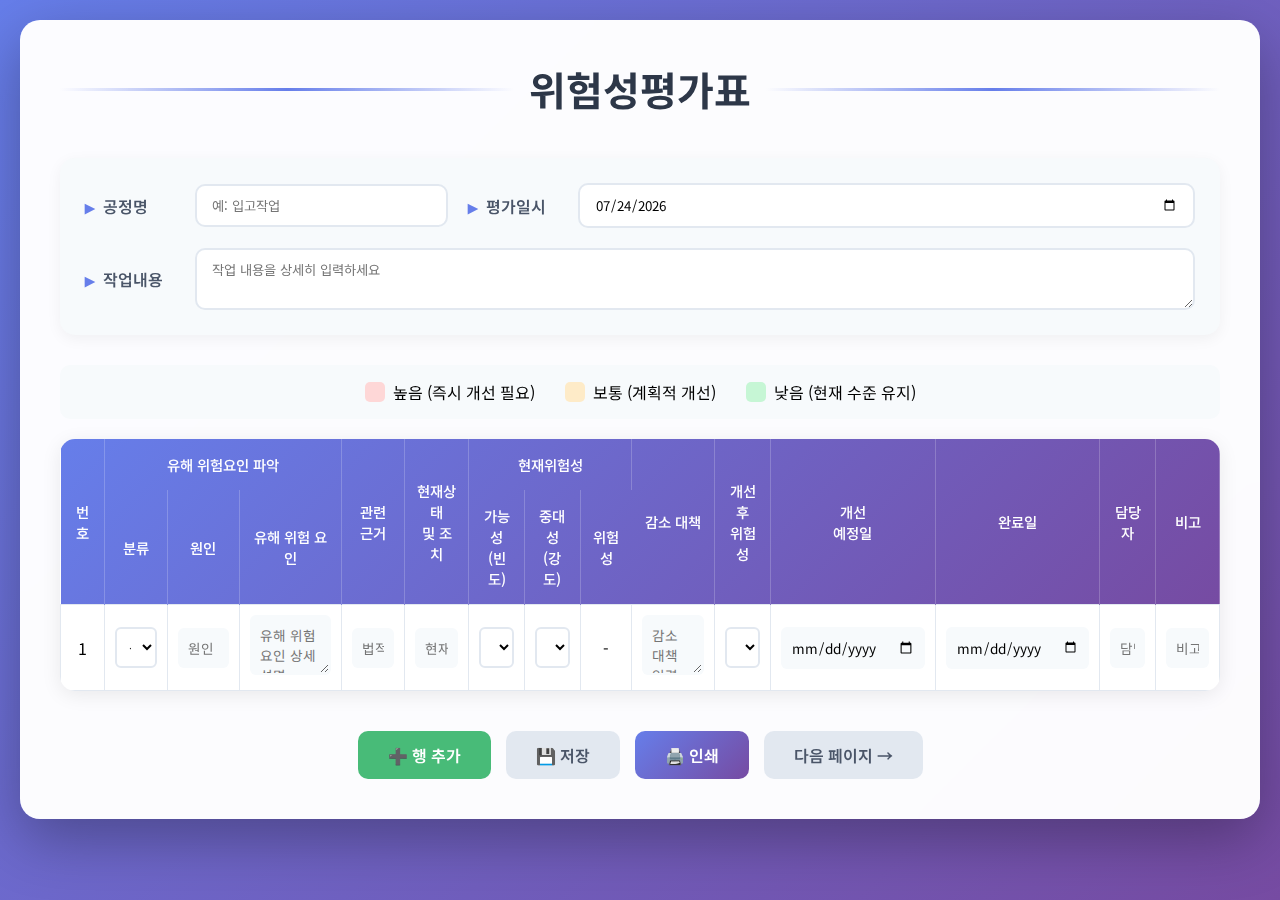
<file: RA(4)_riskAssessment.html>
<!DOCTYPE html>
<html lang="ko">
<head>
    <meta charset="UTF-8">
    <meta name="viewport" content="width=device-width, initial-scale=1.0">
    <title>위험성평가표</title>
    <link rel="preconnect" href="https://fonts.googleapis.com">
    <link rel="preconnect" href="https://fonts.gstatic.com" crossorigin>
    <link href="https://fonts.googleapis.com/css2?family=Noto+Sans+KR:wght@300;400;500;700;900&display=swap" rel="stylesheet">
    
    <style>
        * {
            margin: 0;
            padding: 0;
            box-sizing: border-box;
        }

        body {
            font-family: 'Noto Sans KR', sans-serif;
            background: linear-gradient(135deg, #667eea 0%, #764ba2 100%);
            min-height: 100vh;
            padding: 20px;
        }

        .container {
            max-width: 1400px;
            margin: 0 auto;
            background: rgba(255, 255, 255, 0.98);
            border-radius: 20px;
            box-shadow: 0 20px 60px rgba(0, 0, 0, 0.3);
            padding: 40px;
            backdrop-filter: blur(10px);
            animation: fadeInUp 0.8s ease-out;
        }

        @keyframes fadeInUp {
            from { opacity: 0; transform: translateY(30px); }
            to { opacity: 1; transform: translateY(0); }
        }

        /* 헤더 스타일 */
        .header {
            text-align: center;
            margin-bottom: 40px;
            position: relative;
        }

        .header h1 {
            font-size: 2.5rem;
            font-weight: 700;
            color: #2d3748;
            margin-bottom: 20px;
            display: flex;
            align-items: center;
            justify-content: center;
            gap: 15px;
        }

        .header h1::before,
        .header h1::after {
            content: '';
            flex: 1;
            height: 3px;
            background: linear-gradient(90deg, transparent, #667eea, transparent);
        }

        /* 프로세스 정보 섹션 */
        .process-info {
            background: #f7fafc;
            border-radius: 15px;
            padding: 25px;
            margin-bottom: 30px;
            display: grid;
            grid-template-columns: 1fr 2fr;
            gap: 20px;
            box-shadow: 0 4px 15px rgba(0, 0, 0, 0.05);
        }

        .info-item {
            display: flex;
            align-items: center;
            gap: 10px;
        }

        .info-item label {
            font-weight: 600;
            color: #4a5568;
            min-width: 100px;
            display: flex;
            align-items: center;
        }

        .info-item label::before {
            content: '▸';
            color: #667eea;
            margin-right: 8px;
            font-size: 1.2rem;
        }

        .info-item input, .info-item textarea {
            flex: 1;
            padding: 10px 15px;
            border: 2px solid #e2e8f0;
            border-radius: 10px;
            font-family: 'Noto Sans KR', sans-serif;
            transition: all 0.3s ease;
        }

        .info-item input:focus, .info-item textarea:focus {
            outline: none;
            border-color: #667eea;
            box-shadow: 0 0 0 3px rgba(102, 126, 234, 0.1);
        }

        /* 평가 테이블 */
        .assessment-table {
            width: 100%;
            border-collapse: collapse;
            background: white;
            border-radius: 15px;
            overflow: hidden;
            box-shadow: 0 4px 20px rgba(0, 0, 0, 0.08);
            margin-bottom: 30px;
        }

        .assessment-table thead {
            background: linear-gradient(135deg, #667eea, #764ba2);
            color: white;
        }

        .assessment-table th {
            padding: 15px 10px;
            text-align: center;
            font-weight: 500;
            font-size: 0.9rem;
            border-right: 1px solid rgba(255, 255, 255, 0.2);
            vertical-align: middle;
        }

        .assessment-table th:last-child {
            border-right: none;
        }

        .assessment-table td {
            padding: 10px;
            border: 1px solid #e2e8f0;
            text-align: center;
        }

        .assessment-table tbody tr {
            transition: background-color 0.3s ease;
        }

        .assessment-table tbody tr:hover {
            background-color: #f7fafc;
        }

        .assessment-table input, .assessment-table textarea {
            width: 100%;
            padding: 8px;
            border: 2px solid transparent;
            border-radius: 6px;
            font-family: 'Noto Sans KR', sans-serif;
            font-size: 0.85rem;
            transition: all 0.3s ease;
            background: #f7fafc;
        }

        .assessment-table input:focus, .assessment-table textarea:focus {
            outline: none;
            border-color: #667eea;
            background: white;
        }

        .assessment-table textarea {
            resize: vertical;
            min-height: 60px;
        }

        /* 위험성 등급 선택 */
        .risk-select {
            padding: 8px;
            border: 2px solid #e2e8f0;
            border-radius: 6px;
            font-family: 'Noto Sans KR', sans-serif;
            width: 100%;
            background: white;
            cursor: pointer;
            transition: all 0.3s ease;
        }

        .risk-select:focus {
            outline: none;
            border-color: #667eea;
        }

        /* 위험성 색상 코드 */
        .risk-high { background-color: #fed7d7 !important; color: #c53030; }
        .risk-medium { background-color: #feebc8 !important; color: #c05621; }
        .risk-low { background-color: #c6f6d5 !important; color: #276749; }

        /* 액션 버튼 */
        .action-buttons {
            display: flex;
            justify-content: center;
            gap: 15px;
            margin-top: 40px;
        }

        .btn {
            padding: 12px 30px;
            border: none;
            border-radius: 10px;
            font-weight: 600;
            font-size: 1rem;
            cursor: pointer;
            transition: all 0.3s ease;
            font-family: 'Noto Sans KR', sans-serif;
        }

        .btn-primary {
            background: linear-gradient(135deg, #667eea, #764ba2);
            color: white;
        }

        .btn-primary:hover {
            transform: translateY(-2px);
            box-shadow: 0 10px 20px rgba(102, 126, 234, 0.3);
        }

        .btn-secondary {
            background: #e2e8f0;
            color: #4a5568;
        }

        .btn-secondary:hover {
            background: #cbd5e0;
        }

        .btn-add {
            background: #48bb78;
            color: white;
        }

        .btn-add:hover {
            background: #38a169;
            transform: translateY(-2px);
        }

        /* 범례 */
        .legend {
            background: #f7fafc;
            border-radius: 10px;
            padding: 15px;
            margin-bottom: 20px;
            display: flex;
            justify-content: center;
            gap: 30px;
            flex-wrap: wrap;
        }

        .legend-item {
            display: flex;
            align-items: center;
            gap: 8px;
        }

        .legend-color {
            width: 20px;
            height: 20px;
            border-radius: 5px;
        }

        /* 반응형 */
        @media (max-width: 1200px) {
            .container {
                padding: 20px;
            }

            .assessment-table {
                font-size: 0.8rem;
            }

            .assessment-table th, .assessment-table td {
                padding: 8px 5px;
            }
        }

        /* 인쇄 스타일 */
        @media print {
            body {
                background: white;
                padding: 0;
            }

            .container {
                box-shadow: none;
                padding: 10px;
                max-width: 100%;
            }

            .btn {
                display: none;
            }

            .assessment-table input,
            .assessment-table textarea {
                border: none !important;
                background: transparent !important;
            }
        }

        /* 툴팁 */
        .tooltip {
            position: relative;
            display: inline-block;
            cursor: help;
        }

        .tooltip::after {
            content: attr(data-tooltip);
            position: absolute;
            bottom: 125%;
            left: 50%;
            transform: translateX(-50%);
            background: #2d3748;
            color: white;
            padding: 5px 10px;
            border-radius: 5px;
            font-size: 0.8rem;
            white-space: nowrap;
            opacity: 0;
            pointer-events: none;
            transition: opacity 0.3s;
        }

        .tooltip:hover::after {
            opacity: 1;
        }
    </style>
</head>
<body>
    <div class="container">
        <div class="header">
            <h1>위험성평가표</h1>
        </div>

        <!-- 공정 정보 -->
        <div class="process-info">
            <div class="info-item">
                <label for="processName">공정명</label>
                <input type="text" id="processName" placeholder="예: 입고작업">
            </div>
            <div class="info-item">
                <label for="evaluationDate">평가일시</label>
                <input type="date" id="evaluationDate" value="2025-01-01">
            </div>
            <div class="info-item" style="grid-column: 1 / -1;">
                <label for="workContent">작업내용</label>
                <textarea id="workContent" rows="2" placeholder="작업 내용을 상세히 입력하세요"></textarea>
            </div>
        </div>

        <!-- 위험성 등급 범례 -->
        <div class="legend">
            <div class="legend-item">
                <div class="legend-color risk-high"></div>
                <span>높음 (즉시 개선 필요)</span>
            </div>
            <div class="legend-item">
                <div class="legend-color risk-medium"></div>
                <span>보통 (계획적 개선)</span>
            </div>
            <div class="legend-item">
                <div class="legend-color risk-low"></div>
                <span>낮음 (현재 수준 유지)</span>
            </div>
        </div>

        <!-- 위험성평가 테이블 -->
        <table class="assessment-table">
            <thead>
                <tr>
                    <th rowspan="2" style="width: 60px;">번호</th>
                    <th colspan="3">유해 위험요인 파악</th>
                    <th rowspan="2" style="width: 100px;">관련<br>근거</th>
                    <th rowspan="2" style="width: 100px;">현재상태<br>및 조치</th>
                    <th colspan="3">현재위험성</th>
                    <th rowspan="2" style="width: 150px;">감소 대책</th>
                    <th rowspan="2" style="width: 80px;">개선후<br>위험성</th>
                    <th rowspan="2" style="width: 90px;">개선<br>예정일</th>
                    <th rowspan="2" style="width: 90px;">완료일</th>
                    <th rowspan="2" style="width: 80px;">담당자</th>
                    <th rowspan="2" style="width: 100px;">비고</th>
                </tr>
                <tr>
                    <th style="width: 100px;">분류</th>
                    <th style="width: 120px;">원인</th>
                    <th style="width: 200px;">유해 위험 요인</th>
                    <th style="width: 80px;">가능성<br>(빈도)</th>
                    <th style="width: 80px;">중대성<br>(강도)</th>
                    <th style="width: 80px;">위험성</th>
                </tr>
            </thead>
            <tbody id="assessmentTableBody">
                <tr>
                    <td>1</td>
                    <td>
                        <select class="risk-select">
                            <option value="">선택</option>
                            <option value="기계적">기계적</option>
                            <option value="전기적">전기적</option>
                            <option value="화학적">화학적</option>
                            <option value="생물학적">생물학적</option>
                            <option value="인간공학적">인간공학적</option>
                            <option value="기타">기타</option>
                        </select>
                    </td>
                    <td><input type="text" placeholder="원인 입력"></td>
                    <td><textarea placeholder="유해 위험 요인 상세 설명"></textarea></td>
                    <td><input type="text" placeholder="법적 기준"></td>
                    <td><input type="text" placeholder="현재 상태"></td>
                    <td>
                        <select class="risk-select" onchange="calculateRisk(this)">
                            <option value="">선택</option>
                            <option value="3">높음(3)</option>
                            <option value="2">보통(2)</option>
                            <option value="1">낮음(1)</option>
                        </select>
                    </td>
                    <td>
                        <select class="risk-select" onchange="calculateRisk(this)">
                            <option value="">선택</option>
                            <option value="3">높음(3)</option>
                            <option value="2">보통(2)</option>
                            <option value="1">낮음(1)</option>
                        </select>
                    </td>
                    <td class="risk-result">-</td>
                    <td><textarea placeholder="감소 대책 입력"></textarea></td>
                    <td>
                        <select class="risk-select risk-after">
                            <option value="">선택</option>
                            <option value="low">낮음</option>
                            <option value="medium">보통</option>
                            <option value="high">높음</option>
                        </select>
                    </td>
                    <td><input type="date"></td>
                    <td><input type="date"></td>
                    <td><input type="text" placeholder="담당자명"></td>
                    <td><input type="text" placeholder="비고"></td>
                </tr>
            </tbody>
        </table>

        <!-- 액션 버튼 -->
        <div class="action-buttons">
            <button class="btn btn-add" onclick="addRow()">➕ 행 추가</button>
            <button class="btn btn-secondary" onclick="saveData()">💾 저장</button>
            <button class="btn btn-primary" onclick="printReport()">🖨️ 인쇄</button>
            <button class="btn btn-secondary" onclick="goToNext()">다음 페이지 →</button>
        </div>
    </div>

    <script>
        // 위험성 계산
        function calculateRisk(element) {
            const row = element.closest('tr');
            const frequency = row.cells[6].querySelector('select').value;
            const severity = row.cells[7].querySelector('select').value;
            const riskCell = row.cells[8];
            
            if (frequency && severity) {
                const risk = parseInt(frequency) * parseInt(severity);
                let riskLevel = '';
                let riskClass = '';
                
                if (risk >= 6) {
                    riskLevel = '높음';
                    riskClass = 'risk-high';
                } else if (risk >= 3) {
                    riskLevel = '보통';
                    riskClass = 'risk-medium';
                } else {
                    riskLevel = '낮음';
                    riskClass = 'risk-low';
                }
                
                riskCell.textContent = `${risk} (${riskLevel})`;
                riskCell.className = 'risk-result ' + riskClass;
            }
        }

        // 행 추가
        function addRow() {
            const tbody = document.getElementById('assessmentTableBody');
            const rowCount = tbody.rows.length;
            const newRow = tbody.rows[0].cloneNode(true);
            
            // 번호 업데이트
            newRow.cells[0].textContent = rowCount + 1;
            
            // 입력 필드 초기화
            newRow.querySelectorAll('input, textarea, select').forEach(input => {
                input.value = '';
            });
            newRow.cells[8].textContent = '-';
            newRow.cells[8].className = 'risk-result';
            
            tbody.appendChild(newRow);
            
            // 애니메이션 효과
            newRow.style.opacity = '0';
            setTimeout(() => {
                newRow.style.transition = 'opacity 0.5s ease';
                newRow.style.opacity = '1';
            }, 10);
        }

        // 데이터 저장
        function saveData() {
            const data = {
                processName: document.getElementById('processName').value,
                evaluationDate: document.getElementById('evaluationDate').value,
                workContent: document.getElementById('workContent').value,
                assessments: []
            };
            
            const rows = document.querySelectorAll('#assessmentTableBody tr');
            rows.forEach(row => {
                const rowData = {
                    no: row.cells[0].textContent,
                    classification: row.cells[1].querySelector('select').value,
                    cause: row.cells[2].querySelector('input').value,
                    hazard: row.cells[3].querySelector('textarea').value,
                    // ... 나머지 필드들
                };
                data.assessments.push(rowData);
            });
            
            // 실제로는 서버에 저장하거나 로컬스토리지에 저장
            console.log('저장된 데이터:', data);
            alert('저장되었습니다!');
        }

        // 인쇄
        function printReport() {
            window.print();
        }

        // 다음 페이지로 이동
        function goToNext() {
            alert('다음 페이지 기능은 준비 중입니다.');
        }

        // 오늘 날짜 설정
        document.getElementById('evaluationDate').valueAsDate = new Date();
    </script>
</body>
</html>
</file>
